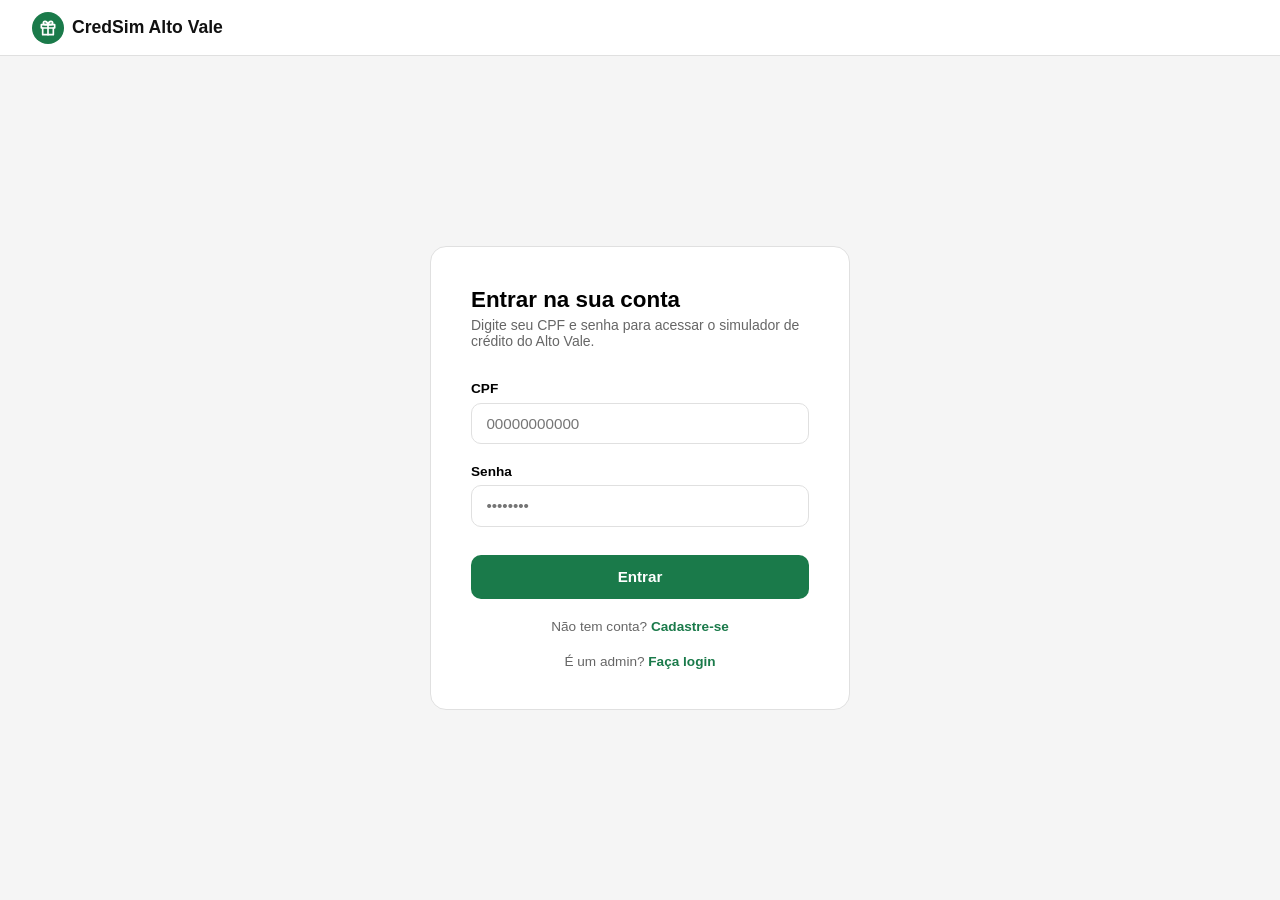
<file: front/index.html>
<!DOCTYPE html>
<html lang="pt-BR">
<head>
  <meta charset="UTF-8" />
  <meta name="viewport" content="width=device-width, initial-scale=1.0"/>
  <title>CredSim Alto Vale – Entrar</title>
  <link rel="stylesheet" href="css/index.css" />
</head>
<body>
<nav>
  <a href="#" class="nav-logo">
    <div class="nav-logo-icon">
      <svg width="16" height="16" viewBox="0 0 24 24" fill="none" stroke-width="2.5" stroke-linecap="round" stroke-linejoin="round">
        <polyline points="20 12 20 22 4 22 4 12"/><rect x="2" y="7" width="20" height="5"/><line x1="12" y1="22" x2="12" y2="7"/><path d="M12 7H7.5a2.5 2.5 0 010-5C11 2 12 7 12 7z"/><path d="M12 7h4.5a2.5 2.5 0 000-5C13 2 12 7 12 7z"/>
      </svg>
    </div>
    CredSim Alto Vale
  </a>
</nav>

<div class="page">
  <div class="card">
    <div class="card-title">Entrar na sua conta</div>
    <div class="card-sub">Digite seu CPF e senha para acessar o simulador de crédito do Alto Vale.</div>

    <div class="erro" id="erro">CPF ou senha inválidos.</div>

    <div class="campo">
      <label class="label" for="cpf">CPF</label>
      <input class="input" type="text" id="cpf" placeholder="00000000000" maxlength="11"/>
    </div>

    <div class="campo">
      <label class="label" for="senha">Senha</label>
      <input class="input" type="password" id="senha" placeholder="••••••••" onkeydown="if(event.key==='Enter') login()"/>
    </div>

    <button class="btn-entrar" onclick="login()">Entrar</button>

    <div class="cadastro">
      Não tem conta? <a href="cadastro.html">Cadastre-se</a>
    </div>
    <div class="cadastro">
      É um admin? <a href="admin.html">Faça login</a>
    </div>
  </div>
</div>

<script>
  const API = 'http://127.0.0.1:5000';

  async function login() {
    const cpf   = document.getElementById('cpf').value.trim();
    const senha = document.getElementById('senha').value.trim();
    const erro  = document.getElementById('erro');
    erro.style.display = 'none';

    if (!cpf || !senha) {
      erro.textContent = 'Preencha todos os campos.';
      erro.style.display = 'block';
      return;
    }

    try {
      const res = await fetch(`${API}/usuarios/login`, {
        method: 'POST',
        headers: { 'Content-Type': 'application/json' },
        body: JSON.stringify({ cpf, senha })
      });
      const data = await res.json();

      if (res.ok) {
        localStorage.setItem('token', data.token);
        localStorage.setItem('nome', data.nome);
        window.location.href = 'dashboard.html';
      } else {
        erro.textContent = data.message || 'CPF ou senha inválidos.';
        erro.style.display = 'block';
      }
    } catch (e) {
      erro.textContent = 'Erro ao conectar com a API.';
      erro.style.display = 'block';
    }
  }
</script>
</body>
</html>
</file>
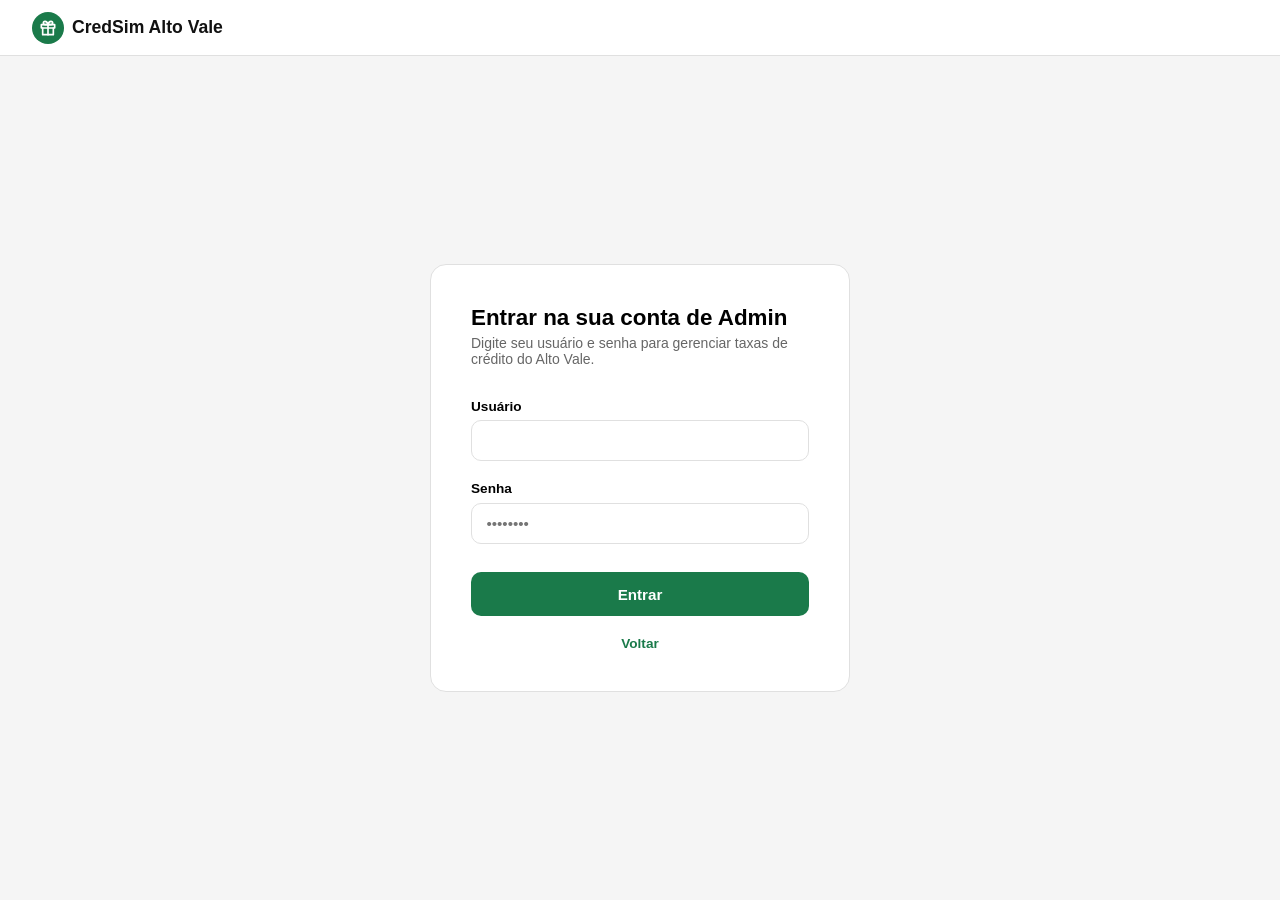
<file: front/admin.html>
<!DOCTYPE html>
<html lang="pt-BR">
<head>
  <meta charset="UTF-8" />
  <meta name="viewport" content="width=device-width, initial-scale=1.0"/>
  <title>CredSim Alto Vale – Entrar</title>
  <link rel="stylesheet" href="css/admin.css" />
</head>
<body>
<nav>
  <a href="#" class="nav-logo">
    <div class="nav-logo-icon">
      <svg width="16" height="16" viewBox="0 0 24 24" fill="none" stroke-width="2.5" stroke-linecap="round" stroke-linejoin="round">
        <polyline points="20 12 20 22 4 22 4 12"/><rect x="2" y="7" width="20" height="5"/><line x1="12" y1="22" x2="12" y2="7"/><path d="M12 7H7.5a2.5 2.5 0 010-5C11 2 12 7 12 7z"/><path d="M12 7h4.5a2.5 2.5 0 000-5C13 2 12 7 12 7z"/>
      </svg>
    </div>
    CredSim Alto Vale
  </a>
</nav>

<div class="page">
  <div class="card">
    <div class="card-title">Entrar na sua conta de Admin</div>
    <div class="card-sub">Digite seu usuário e senha para gerenciar taxas de crédito do Alto Vale.</div>

    <div class="erro" id="erro">Usuário ou senha inválidos.</div>

    <div class="campo">
      <label class="label" for="user">Usuário</label>
      <input class="input" type="text" id="user">
    </div>

    <div class="campo">
      <label class="label" for="senha">Senha</label>
      <input class="input" type="password" id="senha" placeholder="••••••••" onkeydown="if(event.key==='Enter') login()"/>
    </div>

    <button class="btn-entrar" onclick="login()">Entrar</button>

    <div class="cadastro">
     <a href="index.html">Voltar</a>
    </div>
    
  </div>
</div>

<script>
  const API = 'http://127.0.0.1:5000';

  async function login() {
    const cpf   = document.getElementById('cpf').value.trim();
    const senha = document.getElementById('senha').value.trim();
    const erro  = document.getElementById('erro');
    erro.style.display = 'none';

    if (!cpf || !senha) {
      erro.textContent = 'Preencha todos os campos.';
      erro.style.display = 'block';
      return;
    }

    try {
      const res = await fetch(`${API}/usuarios/login`, {
        method: 'POST',
        headers: { 'Content-Type': 'application/json' },
        body: JSON.stringify({ cpf, senha })
      });
      const data = await res.json();

      if (res.ok) {
        localStorage.setItem('token', data.token);
        localStorage.setItem('nome', data.nome);
        window.location.href = 'dashboard.html';
      } else {
        erro.textContent = data.message || 'CPF ou senha inválidos.';
        erro.style.display = 'block';
      }
    } catch (e) {
      erro.textContent = 'Erro ao conectar com a API.';
      erro.style.display = 'block';
    }
  }
</script>
</body>
</html>
</file>
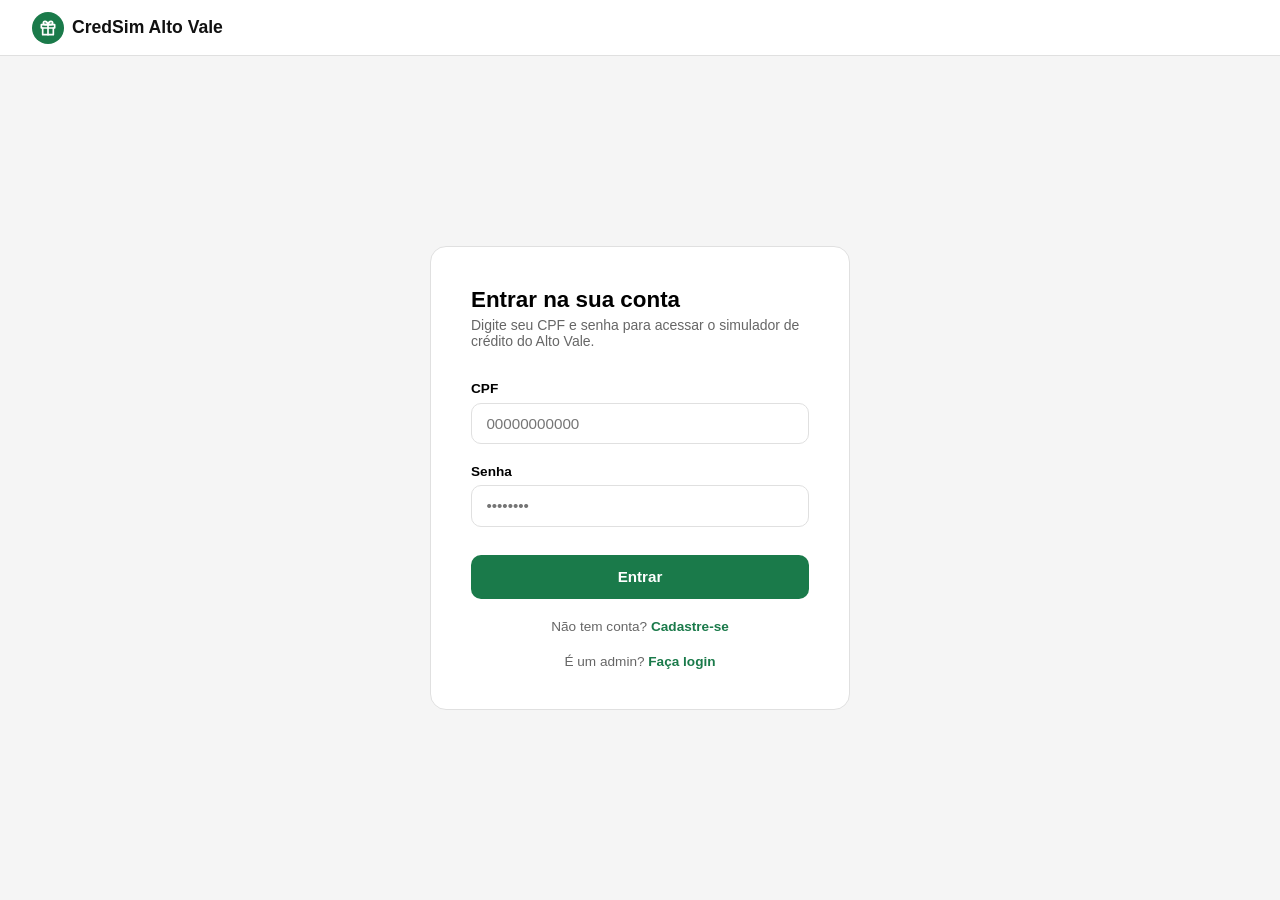
<file: front/bancos.html>
<!DOCTYPE html>
<html lang="pt-BR">

<head>
  <meta charset="UTF-8" />
  <meta name="viewport" content="width=device-width, initial-scale=1.0" />
  <title>CredSim Alto Vale – Comparar Bancos</title>
  <link rel="stylesheet" href="css/bancos.css" />
</head>

<body>

  <nav>
    <a href="dashboard.html" class="nav-logo">
      <div class="nav-logo-icon">
        <svg width="16" height="16" viewBox="0 0 24 24" fill="none" stroke-width="2.5" stroke-linecap="round"
          stroke-linejoin="round">
          <polyline points="20 12 20 22 4 22 4 12" />
          <rect x="2" y="7" width="20" height="5" />
          <line x1="12" y1="22" x2="12" y2="7" />
          <path d="M12 7H7.5a2.5 2.5 0 010-5C11 2 12 7 12 7z" />
          <path d="M12 7h4.5a2.5 2.5 0 000-5C13 2 12 7 12 7z" />
        </svg>
      </div>
      CredSim Alto Vale
    </a>
    <div class="nav-right">
      <a href="simulacao.html" class="btn-nav btn-nav-green">Nova simulação</a>
      <button class="btn-nav" onclick="sair()">Sair</button>
    </div>
  </nav>

  <div class="page">
    <div class="page-header">
      <h1>Comparar bancos</h1>
      <p>Compare as taxas de juros entre as instituições e cooperativas parceiras do Alto Vale.</p>
    </div>

    <div class="tipo-tabs">
      <button class="tipo-tab active" onclick="filtrar('Pessoal', this)">Crédito Pessoal</button>
      <button class="tipo-tab" onclick="filtrar('Consignado', this)">Consignado</button>
      <button class="tipo-tab" onclick="filtrar('Imobiliário', this)">Imobiliário</button>
    </div>

    <div class="tabela-wrap">
      <table>
        <thead>
          <tr>
            <th>Banco</th>
            <th>Taxa mensal</th>
            <th>Taxa anual (aprox.)</th>
            <th></th>
          </tr>
        </thead>
        <tbody id="tabelaBody">
          <tr>
            <td colspan="4" class="empty">Carregando...</td>
          </tr>
        </tbody>
      </table>
    </div>
  </div>

  <script>
    const API = 'http://127.0.0.1:5000';
    let bancos = [];
    let tipoAtual = 'Pessoal';

    function checarLogin() {
      if (!localStorage.getItem('token')) window.location.href = 'index.html';
    }

    async function carregarBancos() {
      const token = localStorage.getItem('token');
      try {
        const res = await fetch(`${API}/bancos/`, {
          headers: { 'Authorization': `Bearer ${token}` }
        });
        bancos = await res.json();
        renderTabela();
      } catch (e) {
        document.getElementById('tabelaBody').innerHTML = '<tr><td colspan="4" class="empty">Erro ao carregar bancos.</td></tr>';
      }
    }

    function filtrar(tipo, btn) {
      tipoAtual = tipo;
      document.querySelectorAll('.tipo-tab').forEach(t => t.classList.remove('active'));
      btn.classList.add('active');
      renderTabela();
    }

    function taxaPorTipo(b) {
      if (tipoAtual === 'Pessoal') return b.taxaPessoal;
      if (tipoAtual === 'Consignado') return b.taxaConsignado;
      if (tipoAtual === 'Imobiliário') return b.taxaImobiliario;
      return 0;
    }

    function renderTabela() {
      const body = document.getElementById('tabelaBody');
      if (!bancos.length) {
        body.innerHTML = '<tr><td colspan="4" class="empty">Nenhum banco cadastrado.</td></tr>';
        return;
      }

      const ordenados = [...bancos].sort((a, b) => taxaPorTipo(a) - taxaPorTipo(b));
      const melhorTaxa = taxaPorTipo(ordenados[0]);

      body.innerHTML = '';
      ordenados.forEach(b => {
        const taxa = taxaPorTipo(b);
        const taxaAnual = (Math.pow(1 + taxa / 100, 12) - 1) * 100;
        const melhor = taxa === melhorTaxa;

        const tr = document.createElement('tr');
        tr.innerHTML = `
        <td><strong>${b.nome}</strong></td>
        <td>
          <span class="taxa-val ${melhor ? 'taxa-melhor' : ''}">${taxa}% a.m.</span>
          ${melhor ? '<span class="badge-melhor">Menor taxa</span>' : ''}
        </td>
        <td>${taxaAnual.toFixed(2)}% a.a.</td>
        <td>
          <button class="btn-simular-banco" onclick="simularComBanco(${b.idBanco})">
            Simular
          </button>
        </td>
      `;
        body.appendChild(tr);
      });
    }

    function simularComBanco(idBanco) {
      const banco = bancos.find(b => b.idBanco === idBanco);
      if (banco) {
        localStorage.setItem('bancoSelecionado', JSON.stringify(banco));
        window.location.href = 'simulacao.html';
      }
    }

    function sair() { localStorage.clear(); window.location.href = 'index.html'; }

    checarLogin();
    carregarBancos();
  </script>
</body>

</html>
</file>
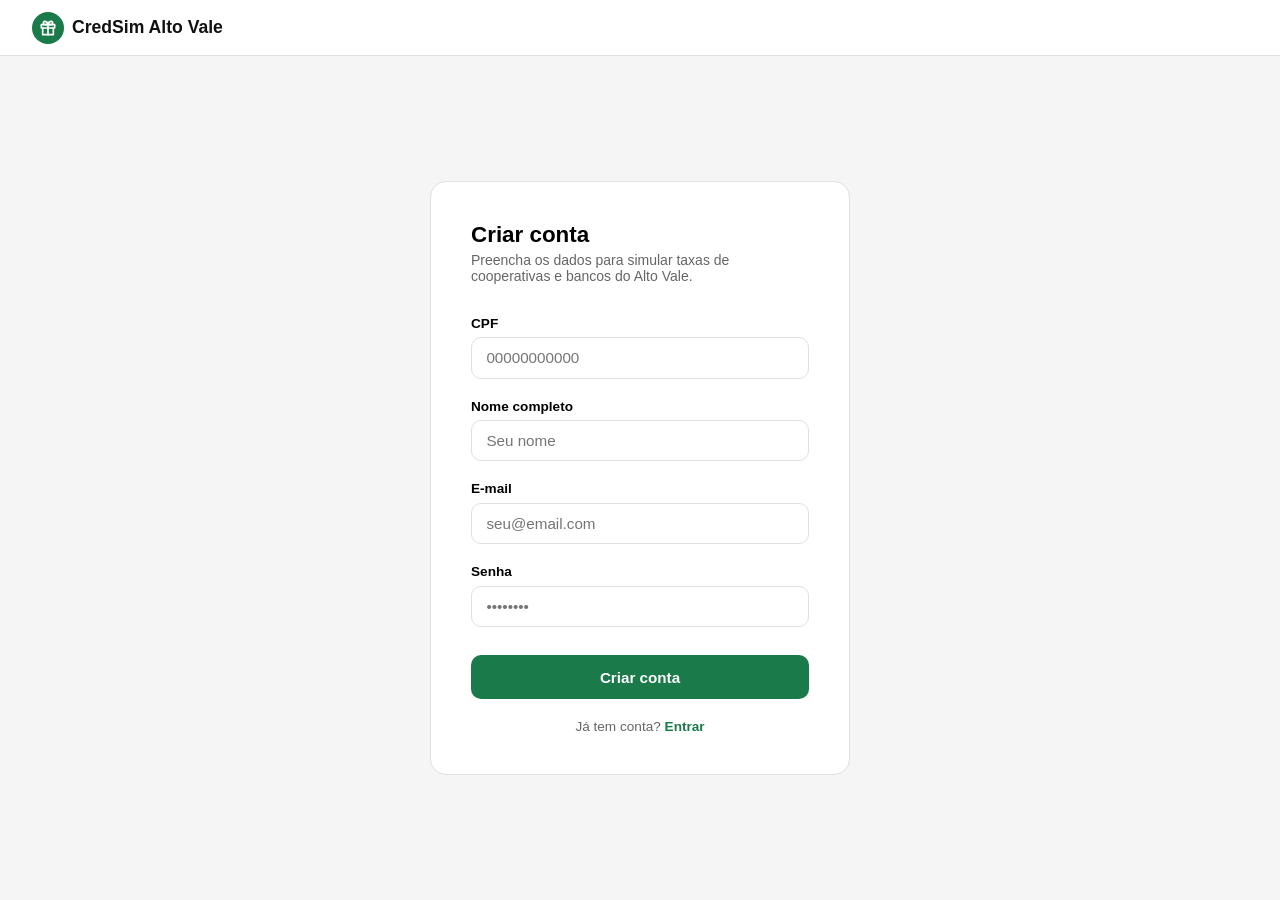
<file: front/cadastro.html>
<!DOCTYPE html>
<html lang="pt-BR">
<head>
  <meta charset="UTF-8" />
  <meta name="viewport" content="width=device-width, initial-scale=1.0"/>
  <title>CredSim Alto Vale – Cadastro</title>
  <link rel="stylesheet" href="css/cadastro.css" />
</head>
<body>
<nav>
  <a href="index.html" class="nav-logo">
    <div class="nav-logo-icon">
      <svg width="16" height="16" viewBox="0 0 24 24" fill="none" stroke-width="2.5" stroke-linecap="round" stroke-linejoin="round">
        <polyline points="20 12 20 22 4 22 4 12"/><rect x="2" y="7" width="20" height="5"/><line x1="12" y1="22" x2="12" y2="7"/><path d="M12 7H7.5a2.5 2.5 0 010-5C11 2 12 7 12 7z"/><path d="M12 7h4.5a2.5 2.5 0 000-5C13 2 12 7 12 7z"/>
      </svg>
    </div>
    CredSim Alto Vale
  </a>
</nav>
<div class="page">
  <div class="card">
    <div class="card-title">Criar conta</div>
    <div class="card-sub">Preencha os dados para simular taxas de cooperativas e bancos do Alto Vale.</div>
    <div class="erro" id="erro"></div>
    <div class="sucesso" id="sucesso">Conta criada! Redirecionando...</div>
    <div class="campo"><label class="label">CPF</label><input class="input" type="text" id="cpf" placeholder="00000000000" maxlength="11"/></div>
    <div class="campo"><label class="label">Nome completo</label><input class="input" type="text" id="nome" placeholder="Seu nome"/></div>
    <div class="campo"><label class="label">E-mail</label><input class="input" type="email" id="email" placeholder="seu@email.com"/></div>
    <div class="campo"><label class="label">Senha</label><input class="input" type="password" id="senha" placeholder="••••••••"/></div>
    <button class="btn" onclick="cadastrar()">Criar conta</button>
    <div class="login-link">Já tem conta? <a href="index.html">Entrar</a></div>
  </div>
</div>
<script>
  const API = 'http://127.0.0.1:5000';
  async function cadastrar() {
    const cpf   = document.getElementById('cpf').value.trim();
    const nome  = document.getElementById('nome').value.trim();
    const email = document.getElementById('email').value.trim();
    const senha = document.getElementById('senha').value.trim();
    const erro  = document.getElementById('erro');
    const suc   = document.getElementById('sucesso');
    erro.style.display = 'none';
    if (!cpf || !nome || !email || !senha) {
      erro.textContent = 'Preencha todos os campos.';
      erro.style.display = 'block'; return;
    }
    try {
      const res = await fetch(`${API}/usuarios/`, {
        method: 'POST',
        headers: { 'Content-Type': 'application/json' },
        body: JSON.stringify({ cpf, nome, email, senha })
      });
      const data = await res.json();
      if (res.ok) {
        suc.style.display = 'block';
        setTimeout(() => window.location.href = 'index.html', 1500);
      } else {
        erro.textContent = data.message || 'Erro ao cadastrar.';
        erro.style.display = 'block';
      }
    } catch(e) {
      erro.textContent = 'Erro ao conectar com a API.';
      erro.style.display = 'block';
    }
  }
</script>
</body>
</html>
</file>
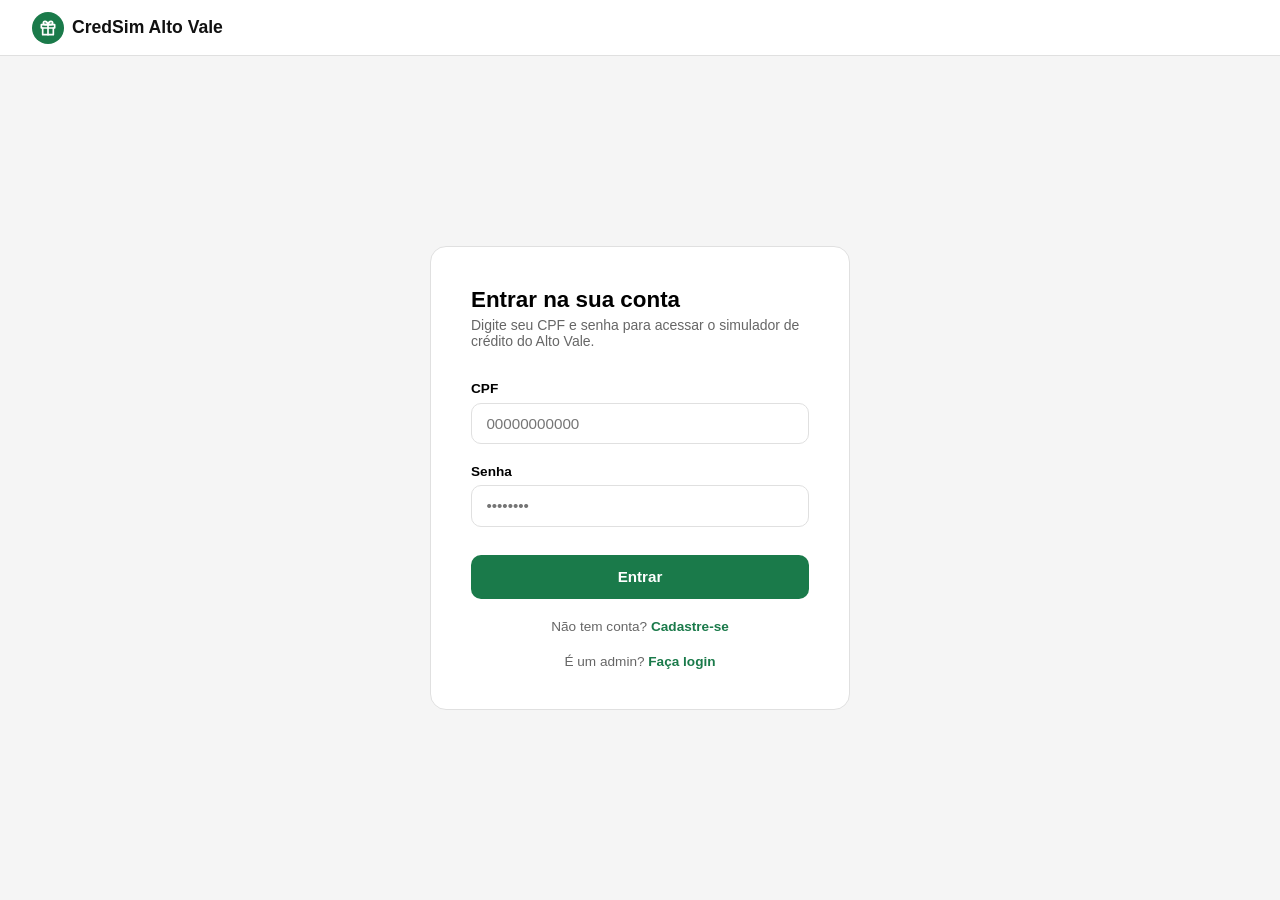
<file: front/dashboard.html>
<!DOCTYPE html>
<html lang="pt-BR">
<head>
  <meta charset="UTF-8"/>
  <meta name="viewport" content="width=device-width, initial-scale=1.0"/>
  <title>CredSim Alto Vale – Dashboard</title>
  <link rel="stylesheet" href="css/dashboard.css" />
</head>
<body>

<nav>
  <a href="dashboard.html" class="nav-logo">
    <div class="nav-logo-icon">
      <svg width="16" height="16" viewBox="0 0 24 24" fill="none" stroke-width="2.5" stroke-linecap="round" stroke-linejoin="round">
        <polyline points="20 12 20 22 4 22 4 12"/><rect x="2" y="7" width="20" height="5"/><line x1="12" y1="22" x2="12" y2="7"/><path d="M12 7H7.5a2.5 2.5 0 010-5C11 2 12 7 12 7z"/><path d="M12 7h4.5a2.5 2.5 0 000-5C13 2 12 7 12 7z"/>
      </svg>
    </div>
    CredSim Alto Vale
  </a>
  <div class="nav-right">
    <span class="nav-nome" id="navNome"></span>
    <button class="btn-nav" onclick="sair()">Sair</button>
  </div>
</nav>

<div class="page">

  <div class="boas-vindas">
    <h1 id="titulo">Olá! 👋</h1>
    <p>Escolha um banco ou cooperativa do Alto Vale e simule seu crédito.</p>
  </div>

  <div class="section-title">Selecione um banco</div>
  <div class="bancos-grid" id="bancosGrid">
    <div style="color:#999; font-size:0.875rem;">Carregando bancos...</div>
  </div>

  <button class="btn-simular" id="btnSimular" disabled onclick="irParaSimulacao()">
    Simular com banco selecionado
  </button>

  <div class="section-title">O que você quer fazer?</div>
  <div class="acoes-grid">
    <a class="acao-card" href="historico.html">
      <div class="acao-icon">
        <svg width="20" height="20" viewBox="0 0 24 24" fill="none" stroke-width="2" stroke-linecap="round" stroke-linejoin="round">
          <path d="M14 2H6a2 2 0 00-2 2v16a2 2 0 002 2h12a2 2 0 002-2V8z"/><polyline points="14 2 14 8 20 8"/><line x1="16" y1="13" x2="8" y2="13"/><line x1="16" y1="17" x2="8" y2="17"/>
        </svg>
      </div>
      <div class="acao-titulo">Histórico Alto Vale</div>
      <div class="acao-desc">Veja e baixe suas simulações de crédito locais</div>
    </a>
    <a class="acao-card" href="bancos.html">
      <div class="acao-icon">
        <svg width="20" height="20" viewBox="0 0 24 24" fill="none" stroke-width="2" stroke-linecap="round" stroke-linejoin="round">
          <rect x="2" y="7" width="20" height="14" rx="2"/><path d="M16 7V5a2 2 0 00-2-2h-4a2 2 0 00-2 2v2"/>
        </svg>
      </div>
      <div class="acao-titulo">Comparar cooperativas e bancos</div>
      <div class="acao-desc">Compare taxas locais no Alto Vale</div>
    </a>
  </div>

</div>

<script>
  const API = 'http://127.0.0.1:5000';
  let bancoSelecionado = null;

  function checarLogin() {
    const token = localStorage.getItem('token');
    const nome  = localStorage.getItem('nome');
    if (!token) { window.location.href = 'index.html'; return; }
    document.getElementById('navNome').textContent = nome;
    document.getElementById('titulo').textContent  = `Olá, ${nome}! 👋`;
  }

  async function carregarBancos() {
    const token = localStorage.getItem('token');
    try {
      const res = await fetch(`${API}/bancos/`, {
        headers: { 'Authorization': `Bearer ${token}` }
      });
      const bancos = await res.json();
      const grid = document.getElementById('bancosGrid');
      if (!bancos.length) {
        grid.innerHTML = '<div style="color:#999;font-size:0.875rem;">Nenhum banco cadastrado.</div>';
        return;
      }
      grid.innerHTML = '';
      bancos.forEach(b => {
        const card = document.createElement('div');
        card.className = 'banco-card';
        card.dataset.id = b.idBanco;
        card.innerHTML = `
          <div class="banco-nome">${b.nome}</div>
          <div class="banco-taxas">
            <div class="taxa-row"><span class="tipo">Pessoal</span><span class="val">${b.taxaPessoal}% a.m.</span></div>
            <div class="taxa-row"><span class="tipo">Consignado</span><span class="val">${b.taxaConsignado}% a.m.</span></div>
            <div class="taxa-row"><span class="tipo">Imobiliário</span><span class="val">${b.taxaImobiliario}% a.m.</span></div>
          </div>
        `;
        card.onclick = () => selecionarBanco(card, b);
        grid.appendChild(card);
      });
    } catch(e) {
      document.getElementById('bancosGrid').innerHTML = '<div style="color:#999;">Erro ao carregar bancos.</div>';
    }
  }

  function selecionarBanco(card, banco) {
    document.querySelectorAll('.banco-card').forEach(c => c.classList.remove('selected'));
    card.classList.add('selected');
    bancoSelecionado = banco;
    document.getElementById('btnSimular').disabled = false;
  }

  function irParaSimulacao() {
    if (!bancoSelecionado) return;
    localStorage.setItem('bancoSelecionado', JSON.stringify(bancoSelecionado));
    window.location.href = 'simulacao.html';
  }

  function sair() {
    localStorage.clear();
    window.location.href = 'index.html';
  }

  checarLogin();
  carregarBancos();
</script>

</body>
</html>
</file>
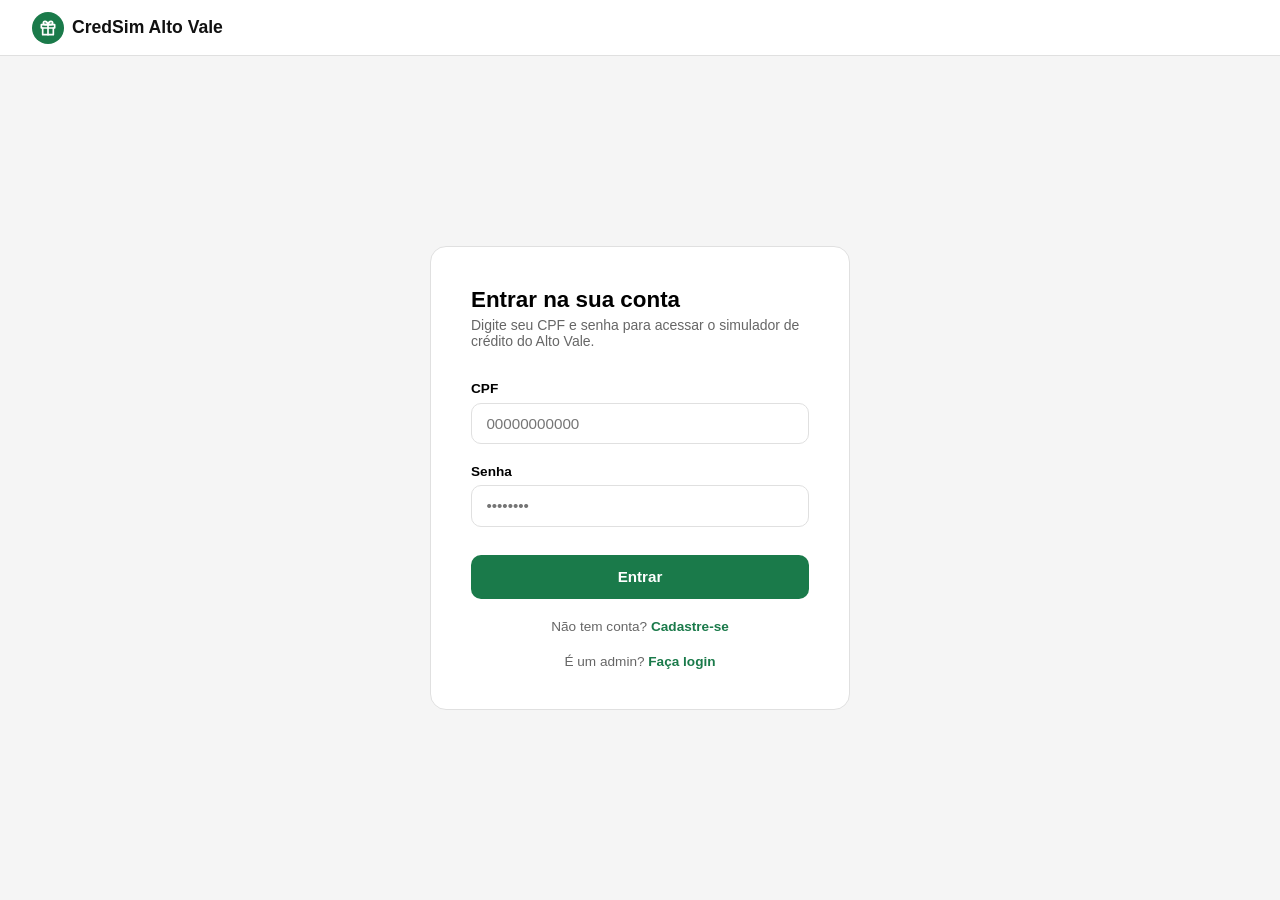
<file: front/historico.html>
<!DOCTYPE html>
<html lang="pt-BR">
<head>
  <meta charset="UTF-8"/>
  <meta name="viewport" content="width=device-width, initial-scale=1.0"/>
  <title>CredSim Alto Vale – Histórico</title>
  <link rel="stylesheet" href="css/historico.css" />
</head>
<body>

<nav>
  <a href="dashboard.html" class="nav-logo">
    <div class="nav-logo-icon">
      <svg width="16" height="16" viewBox="0 0 24 24" fill="none" stroke-width="2.5" stroke-linecap="round" stroke-linejoin="round">
        <polyline points="20 12 20 22 4 22 4 12"/><rect x="2" y="7" width="20" height="5"/><line x1="12" y1="22" x2="12" y2="7"/><path d="M12 7H7.5a2.5 2.5 0 010-5C11 2 12 7 12 7z"/><path d="M12 7h4.5a2.5 2.5 0 000-5C13 2 12 7 12 7z"/>
      </svg>
    </div>
    CredSim Alto Vale
  </a>
  <div class="nav-right">
    <a href="simulacao.html" class="btn-nav btn-nav-green">Nova simulação</a>
    <button class="btn-nav" onclick="sair()">Sair</button>
  </div>
</nav>

<div class="page">
  <div class="page-header">
    <h1>Histórico de simulações</h1>
    <p>Confira o histórico de suas simulações de crédito no Alto Vale.</p>
  </div>
  <div id="lista"></div>
</div>

<script>
  const API = 'http://127.0.0.1:5000';

  function checarLogin() {
    if (!localStorage.getItem('token')) window.location.href = 'index.html';
  }

  function fmt(n) {
    return 'R$ ' + parseFloat(n).toLocaleString('pt-BR', { minimumFractionDigits: 2, maximumFractionDigits: 2 });
  }

  function compromClasse(pct) {
    if (pct <= 30) return 'comprom-ok';
    if (pct <= 50) return 'comprom-warn';
    return 'comprom-danger';
  }

  async function carregarHistorico() {
    const token = localStorage.getItem('token');
    const lista = document.getElementById('lista');
    try {
      const res = await fetch(`${API}/simulacoes/`, {
        headers: { 'Authorization': `Bearer ${token}` }
      });
      const sims = await res.json();

      if (!sims.length) {
        lista.innerHTML = `
          <div class="vazio">
            <svg width="48" height="48" viewBox="0 0 24 24" fill="none" stroke-width="1.5" stroke-linecap="round" stroke-linejoin="round">
              <path d="M14 2H6a2 2 0 00-2 2v16a2 2 0 002 2h12a2 2 0 002-2V8z"/><polyline points="14 2 14 8 20 8"/>
            </svg>
            <p>Você ainda não tem simulações salvas.</p>
            <a href="simulacao.html">Fazer primeira simulação →</a>
          </div>`;
        return;
      }

      lista.innerHTML = '';
      sims.forEach(s => {
        const comprom = s.valorRenda > 0 ? (s.valorParcela / s.valorRenda) * 100 : 0;
        const cls = compromClasse(comprom);

        const card = document.createElement('div');
        card.className = 'simulacao-card';
        card.innerHTML = `
          <div>
            <div class="sim-header">
              <span class="sim-tipo">${s.tipoCredito}</span>
              <span class="sim-data">${new Date(s.dataSimulacao).toLocaleDateString('pt-BR')}</span>
              <span class="sim-banco">${s.nomeBanco || ''}</span>
              <span class="comprom-badge ${cls}">${comprom.toFixed(1)}% da renda</span>
            </div>
            <div class="sim-valores">
              <div class="sim-val-item">
                <div class="label">Parcela mensal</div>
                <div class="val green">${fmt(s.valorParcela)}</div>
              </div>
              <div class="sim-val-item">
                <div class="label">Valor solicitado</div>
                <div class="val">${fmt(s.valorCredito)}</div>
              </div>
              <div class="sim-val-item">
                <div class="label">Prazo</div>
                <div class="val">${s.prazoMeses}x</div>
              </div>
              <div class="sim-val-item">
                <div class="label">Taxa</div>
                <div class="val">${s.taxaJuros}% a.m.</div>
              </div>
            </div>
          </div>
          <div class="sim-acoes">
            <button class="btn-pdf" onclick="gerarExcel(${s.idSimulacao})">
  <svg width="14" height="14" viewBox="0 0 24 24" fill="none" stroke-width="2" stroke-linecap="round" stroke-linejoin="round">
    <path d="M14 2H6a2 2 0 00-2 2v16a2 2 0 002 2h12a2 2 0 002-2V8z"/><polyline points="14 2 14 8 20 8"/><line x1="12" y1="18" x2="12" y2="12"/><polyline points="9 15 12 18 15 15"/>
  </svg>
  Baixar Planilha
</button>
            <button class="btn-del" onclick="deletar(${s.idSimulacao}, this)">
              <svg width="14" height="14" viewBox="0 0 24 24" fill="none" stroke-width="2" stroke-linecap="round" stroke-linejoin="round">
                <polyline points="3 6 5 6 21 6"/><path d="M19 6l-1 14H6L5 6"/><path d="M10 11v6"/><path d="M14 11v6"/><path d="M9 6V4h6v2"/>
              </svg>
              Excluir
            </button>
          </div>
        `;
        lista.appendChild(card);
      });
    } catch(e) {
      lista.innerHTML = '<div style="color:#999;padding:2rem;">Erro ao carregar histórico.</div>';
    }
  }

  function gerarExcel(idSimulacao) {
  const token = localStorage.getItem('token');
  window.open(`${API}/simulacoes/excel/${idSimulacao}?token=${token}`, '_blank');
  }

  async function deletar(id, btn) {
    if (!confirm('Excluir esta simulação?')) return;
    const token = localStorage.getItem('token');
    try {
      const res = await fetch(`${API}/simulacoes/${id}`, {
        method: 'DELETE',
        headers: { 'Authorization': `Bearer ${token}` }
      });
      if (res.ok) {
        btn.closest('.simulacao-card').remove();
      }
    } catch(e) {
      alert('Erro ao excluir simulação.');
    }
  }

  function sair() { localStorage.clear(); window.location.href = 'index.html'; }

  checarLogin();
  carregarHistorico();
</script>
</body>
</html>
</file>
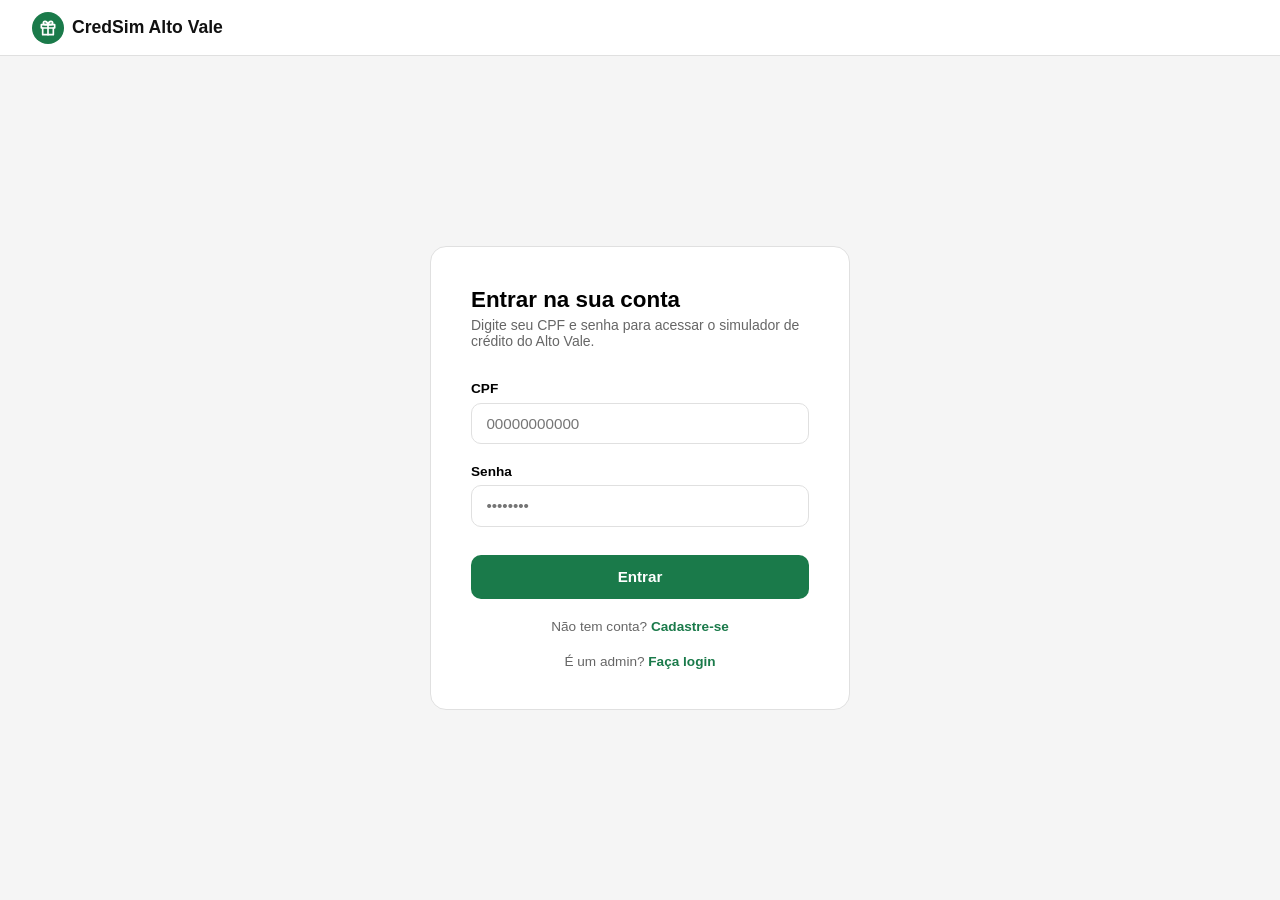
<file: front/simulacao.html>
<!DOCTYPE html>
<html lang="pt-BR">
<head>
  <meta charset="UTF-8" />
  <meta name="viewport" content="width=device-width, initial-scale=1.0"/>
  <title>CredSim Alto Vale – Simulação</title>
  <link rel="stylesheet" href="css/simulacao.css" />
</head>
<body>

<nav>
  <a href="#" class="nav-logo">
    <div class="nav-logo-icon">
      <svg width="16" height="16" viewBox="0 0 24 24" fill="none" stroke-width="2.5" stroke-linecap="round" stroke-linejoin="round">
        <polyline points="20 12 20 22 4 22 4 12"/><rect x="2" y="7" width="20" height="5"/><line x1="12" y1="22" x2="12" y2="7"/><path d="M12 7H7.5a2.5 2.5 0 010-5C11 2 12 7 12 7z"/><path d="M12 7h4.5a2.5 2.5 0 000-5C13 2 12 7 12 7z"/>
      </svg>
    </div>
    CredSim Alto Vale
  </a>
  <div class="nav-right">
    <button class="btn-nav btn-nav-green" onclick="window.location.href='historico.html'">Histórico</button>
  </div>
</nav>

<div class="page">

  <!-- ESQUERDA -->
  <div class="panel-left">
    <h2>Dados da simulação</h2>
    <p class="subtitle">Ajuste os campos para ver o resultado com as taxas locais do Alto Vale.</p>

    <div class="label">Banco</div>
    <div class="campo">
      <div class="banco-fixo" id="bancoFixo">
        <div class="banco-fixo-nome" id="bancoNome">Carregando banco...</div>
        <a href="bancos.html" class="banco-fixo-trocar">Trocar banco</a>
      </div>
    </div>

    <div class="label">Modalidade de crédito</div>
    <div class="modalidades" id="modalidades">
      <button class="modalidade-btn active" data-tipo="Pessoal" onclick="selecionarTipo(this)">
        <div class="nome">Crédito Pessoal</div>
        <div class="taxa" id="taxa-pessoal">–</div>
      </button>
      <button class="modalidade-btn" data-tipo="Consignado" onclick="selecionarTipo(this)">
        <div class="nome">Consignado</div>
        <div class="taxa" id="taxa-consignado">–</div>
      </button>
      <button class="modalidade-btn" data-tipo="Imobiliário" onclick="selecionarTipo(this)">
        <div class="nome">Financiamento Imobiliário</div>
        <div class="taxa" id="taxa-imobiliario">–</div>
      </button>
    </div>

    <div class="campo">
      <div class="label">Renda mensal</div>
      <div class="input-prefix">
        <span class="prefix">R$</span>
        <input type="number" id="renda" value="4500" min="500" max="100000" step="100" oninput="sincronizarRenda(); calcular()"/>
      </div>
      <input type="range" id="rendaRange" min="500" max="100000" step="100" value="4500" oninput="sincronizarRenda(); calcular()"/>
      <div class="range-labels"><span>R$ 500</span><span>R$ 100.000</span></div>
    </div>

    <div class="campo">
      <div class="label">Valor desejado</div>
      <div class="input-prefix">
        <span class="prefix">R$</span>
        <input type="number" id="valor" value="15000" min="1000" max="500000" step="500" oninput="sincronizarValor(); calcular()"/>
      </div>
      <input type="range" id="valorRange" min="1000" max="500000" step="500" value="15000" oninput="sincronizarValor(); calcular()"/>
      <div class="range-labels"><span>R$ 1.000</span><span>R$ 500.000</span></div>
    </div>

    <div class="campo">
      <div class="prazo-header">
        <span class="label" style="margin:0">Prazo de pagamento</span>
        <span class="prazo-valor" id="prazoLabel">24 meses</span>
      </div>
      <input type="range" id="prazo" min="6" max="360" step="6" value="24" oninput="calcular()"/>
      <div class="range-labels"><span>6 meses</span><span>360 meses</span></div>
    </div>
  </div>

  <!-- DIREITA -->
  <div class="panel-right">
    <div class="parcela-label">Parcela mensal estimada</div>
    <div class="parcela-valor" id="parcelaValor">R$ –</div>
    <div class="parcela-sub" id="parcelaSub">Selecione um banco e modalidade</div>

    <div class="info-grid">
      <div class="info-card">
        <div class="info-label">Total a pagar</div>
        <div class="info-val" id="totalPagar">–</div>
      </div>
      <div class="info-card">
        <div class="info-label">Juros totais</div>
        <div class="info-val" id="jurosTotais">–</div>
      </div>
      <div class="info-card">
        <div class="info-label">Taxa aplicada</div>
        <div class="info-val" id="taxaAplicada">–</div>
      </div>
      <div class="info-card">
        <div class="info-label">Valor solicitado</div>
        <div class="info-val" id="valorSolicitado">–</div>
      </div>
    </div>

    <div class="comprom-header">
      <span class="comprom-label">Comprometimento da renda</span>
      <span class="comprom-pct" id="compromPct">–</span>
    </div>
    <div class="comprom-bar-bg">
      <div class="comprom-bar" id="compromBar" style="width:0%"></div>
    </div>
    <div class="comprom-hint">Limite recomendado: 30% da renda</div>

    <div class="status-badge" id="statusBadge" style="background:#1e2a22; color:#4ade80;">
      <span class="dot" style="background:#4ade80"></span>
      <span id="statusTexto">Aguardando dados</span>
    </div>

    <button class="btn-salvar" id="btnSalvar" onclick="salvarSimulacao()">Salvar simulação</button>

    <div class="disclaimer">
      Esta simulação tem caráter informativo para o Alto Vale e não representa aprovação de crédito.
      Valores e condições finais dependem da cooperativa ou banco parceiro.
    </div>
  </div>

</div>

<script>
  const API = 'http://127.0.0.1:5000';
  let bancoAtual = null;
  let tipoAtual = 'Pessoal';
  let taxaAtual = null;

  // CARREGAR BANCO SELECIONADO (vindo de dashboard.html ou bancos.html)
  function carregarBancoSelecionado() {
    const salvo = localStorage.getItem('bancoSelecionado');
    if (!salvo) {
      alert('Selecione um banco antes de simular.');
      window.location.href = 'bancos.html';
      return;
    }
    bancoAtual = JSON.parse(salvo);
    document.getElementById('bancoNome').textContent = bancoAtual.nome;
    document.getElementById('taxa-pessoal').textContent    = `${bancoAtual.taxaPessoal}% a.m.`;
    document.getElementById('taxa-consignado').textContent = `${bancoAtual.taxaConsignado}% a.m.`;
    document.getElementById('taxa-imobiliario').textContent= `${bancoAtual.taxaImobiliario}% a.m.`;
    atualizarTaxa();
    calcular();
  }

  function selecionarTipo(btn) {
    document.querySelectorAll('.modalidade-btn').forEach(b => b.classList.remove('active'));
    btn.classList.add('active');
    tipoAtual = btn.dataset.tipo;
    atualizarTaxa();
    calcular();
  }

  function atualizarTaxa() {
    if (!bancoAtual) { taxaAtual = null; return; }
    if (tipoAtual === 'Pessoal')     taxaAtual = parseFloat(bancoAtual.taxaPessoal);
    if (tipoAtual === 'Consignado')  taxaAtual = parseFloat(bancoAtual.taxaConsignado);
    if (tipoAtual === 'Imobiliário') taxaAtual = parseFloat(bancoAtual.taxaImobiliario);
  }

  function sincronizarRenda() {
    const v = document.getElementById('renda').value;
    document.getElementById('rendaRange').value = v;
    atualizarRange('rendaRange');
  }
  function sincronizarValor() {
    const v = document.getElementById('valor').value;
    document.getElementById('valorRange').value = v;
    atualizarRange('valorRange');
  }
  function atualizarRange(id) {
    const el = document.getElementById(id);
    const pct = ((el.value - el.min) / (el.max - el.min)) * 100;
    el.style.setProperty('--pct', pct + '%');
  }

  function fmt(n) {
    return 'R$ ' + n.toLocaleString('pt-BR', { minimumFractionDigits: 2, maximumFractionDigits: 2 });
  }

  function calcular() {
    const renda  = parseFloat(document.getElementById('renda').value) || 0;
    const valor  = parseFloat(document.getElementById('valor').value) || 0;
    const prazo  = parseInt(document.getElementById('prazo').value) || 0;

    // atualizar ranges
    atualizarRange('rendaRange');
    atualizarRange('valorRange');
    const prazoEl = document.getElementById('prazo');
    const prazoPct = ((prazoEl.value - prazoEl.min) / (prazoEl.max - prazoEl.min)) * 100;
    prazoEl.style.setProperty('--pct', prazoPct + '%');

    document.getElementById('prazoLabel').textContent = `${prazo} meses`;

    if (!taxaAtual || !valor || !prazo) {
      document.getElementById('parcelaValor').textContent = 'R$ –';
      document.getElementById('parcelaSub').textContent = 'Selecione um banco e modalidade';
      return;
    }

    const taxa = taxaAtual / 100;
    let parcela;
    if (taxa > 0) {
      parcela = valor * (taxa * Math.pow(1 + taxa, prazo)) / (Math.pow(1 + taxa, prazo) - 1);
    } else {
      parcela = valor / prazo;
    }

    const total  = parcela * prazo;
    const juros  = total - valor;
    const comprom = renda > 0 ? (parcela / renda) * 100 : 0;

    document.getElementById('parcelaValor').textContent  = fmt(parcela);
    document.getElementById('parcelaSub').textContent    = `${tipoAtual} · ${prazo}x`;
    document.getElementById('totalPagar').textContent    = fmt(total);
    document.getElementById('jurosTotais').textContent   = fmt(juros);
    document.getElementById('taxaAplicada').textContent  = `${taxaAtual}% a.m.`;
    document.getElementById('valorSolicitado').textContent = fmt(valor);
    document.getElementById('compromPct').textContent    = comprom.toFixed(1) + '%';

    // barra
    const bar = document.getElementById('compromBar');
    const pct = Math.min(comprom, 100);
    bar.style.width = pct + '%';

    // cor
    const badge = document.getElementById('statusBadge');
    const texto = document.getElementById('statusTexto');
    if (comprom <= 30) {
      bar.style.background = '#22c55e';
      badge.style.background = '#1e2a22';
      badge.style.color = '#4ade80';
      badge.querySelector('.dot').style.background = '#4ade80';
      texto.textContent = 'Dentro da faixa recomendada';
    } else if (comprom <= 50) {
      bar.style.background = '#f59e0b';
      badge.style.background = '#2d1e00';
      badge.style.color = '#fbbf24';
      badge.querySelector('.dot').style.background = '#fbbf24';
      texto.textContent = 'Atenção ao comprometimento';
    } else {
      bar.style.background = '#ef4444';
      badge.style.background = '#2d0a0a';
      badge.style.color = '#f87171';
      badge.querySelector('.dot').style.background = '#f87171';
      texto.textContent = 'Comprometimento elevado';
    }
  }

  async function salvarSimulacao() {
    const token = localStorage.getItem('token');
    if (!token) {
      alert('Você precisa estar logado para salvar a simulação.');
      window.location.href = 'index.html';
      return;
    }
    if (!bancoAtual || !taxaAtual) {
      alert('Selecione um banco e modalidade antes de salvar.');
      return;
    }

    const renda  = parseFloat(document.getElementById('renda').value);
    const valor  = parseFloat(document.getElementById('valor').value);
    const prazo  = parseInt(document.getElementById('prazo').value);
    const taxa   = taxaAtual / 100;
    const parcela = valor * (taxa * Math.pow(1 + taxa, prazo)) / (Math.pow(1 + taxa, prazo) - 1);

    const payload = {
      tipoCredito:  tipoAtual,
      valorCredito: valor,
      prazoMeses:   prazo,
      taxaJuros:    taxaAtual,
      valorRenda:   renda,
      idBanco:      bancoAtual.idBanco
    };

    try {
      const res = await fetch(`${API}/simulacoes/`, {
        method: 'POST',
        headers: {
          'Content-Type': 'application/json',
          'Authorization': `Bearer ${token}`
        },
        body: JSON.stringify(payload)
      });
      const data = await res.json();
      if (res.ok) {
        alert('Simulação salva com sucesso!');
      } else {
        alert(data.message || 'Erro ao salvar simulação.');
      }
    } catch (e) {
      alert('Erro ao conectar com a API.');
    }
  }

  // INIT
  carregarBancoSelecionado();
  calcular();
</script>
</body>
</html>
</file>
<file: front/css/index.css>
*, *::before, *::after { box-sizing: border-box; margin: 0; padding: 0; }

:root {
  --green:      #1a7a4a;
  --green-light:#e8f5ee;
  --dark:       #1a1f1e;
  --border:     #e0e0e0;
  --text-dark:  #111;
  --text-muted: #666;
  --white:      #fff;
}

body {
  font-family: 'Inter', sans-serif;
  background: #f5f5f5;
  min-height: 100vh;
  display: flex;
  flex-direction: column;
}

nav {
  background: var(--white);
  border-bottom: 1px solid var(--border);
  padding: 0 2rem;
  height: 56px;
  display: flex;
  align-items: center;
}
.nav-logo {
  display: flex;
  align-items: center;
  gap: 0.5rem;
  font-weight: 700;
  font-size: 1.1rem;
  color: var(--text-dark);
  text-decoration: none;
}
.nav-logo-icon {
  width: 32px; height: 32px;
  background: var(--green);
  border-radius: 50%;
  display: flex; align-items: center; justify-content: center;
}
.nav-logo-icon svg { stroke: white; }

.page {
  flex: 1;
  display: flex;
  align-items: center;
  justify-content: center;
  padding: 2rem;
}

.card {
  background: var(--white);
  border-radius: 16px;
  border: 1px solid var(--border);
  padding: 2.5rem;
  width: 100%;
  max-width: 420px;
}

.card-title {
  font-size: 1.4rem;
  font-weight: 700;
  margin-bottom: 0.25rem;
}
.card-sub {
  color: var(--text-muted);
  font-size: 0.875rem;
  margin-bottom: 2rem;
}

.campo { margin-bottom: 1.25rem; }
.label {
  font-size: 0.85rem;
  font-weight: 600;
  margin-bottom: 0.4rem;
  display: block;
}
.input {
  width: 100%;
  border: 1.5px solid var(--border);
  border-radius: 10px;
  padding: 0.7rem 0.9rem;
  font-size: 0.95rem;
  font-family: inherit;
  color: var(--text-dark);
  outline: none;
  transition: border-color 0.15s;
}
.input:focus { border-color: var(--green); }

.btn-entrar {
  width: 100%;
  background: var(--green);
  color: white;
  border: none;
  border-radius: 10px;
  padding: 0.85rem;
  font-size: 0.95rem;
  font-weight: 600;
  cursor: pointer;
  transition: background 0.15s;
  margin-top: 0.5rem;
}
.btn-entrar:hover { background: #155c38; }

.erro {
  background: #fee2e2;
  color: #b91c1c;
  border-radius: 8px;
  padding: 0.65rem 0.9rem;
  font-size: 0.85rem;
  margin-bottom: 1rem;
  display: none;
}

.cadastro {
  text-align: center;
  margin-top: 1.25rem;
  font-size: 0.85rem;
  color: var(--text-muted);
}
.cadastro a {
  color: var(--green);
  font-weight: 600;
  text-decoration: none;
}
.cadastro a:hover { text-decoration: underline; }
</file>
<file: front/css/admin.css>
*, *::before, *::after { box-sizing: border-box; margin: 0; padding: 0; }

:root {
  --green:      #1a7a4a;
  --green-light:#e8f5ee;
  --dark:       #1a1f1e;
  --border:     #e0e0e0;
  --text-dark:  #111;
  --text-muted: #666;
  --white:      #fff;
}

body {
  font-family: 'Inter', sans-serif;
  background: #f5f5f5;
  min-height: 100vh;
  display: flex;
  flex-direction: column;
}

nav {
  background: var(--white);
  border-bottom: 1px solid var(--border);
  padding: 0 2rem;
  height: 56px;
  display: flex;
  align-items: center;
}
.nav-logo {
  display: flex;
  align-items: center;
  gap: 0.5rem;
  font-weight: 700;
  font-size: 1.1rem;
  color: var(--text-dark);
  text-decoration: none;
}
.nav-logo-icon {
  width: 32px; height: 32px;
  background: var(--green);
  border-radius: 50%;
  display: flex; align-items: center; justify-content: center;
}
.nav-logo-icon svg { stroke: white; }

.page {
  flex: 1;
  display: flex;
  align-items: center;
  justify-content: center;
  padding: 2rem;
}

.card {
  background: var(--white);
  border-radius: 16px;
  border: 1px solid var(--border);
  padding: 2.5rem;
  width: 100%;
  max-width: 420px;
}

.card-title {
  font-size: 1.4rem;
  font-weight: 700;
  margin-bottom: 0.25rem;
}
.card-sub {
  color: var(--text-muted);
  font-size: 0.875rem;
  margin-bottom: 2rem;
}

.campo { margin-bottom: 1.25rem; }
.label {
  font-size: 0.85rem;
  font-weight: 600;
  margin-bottom: 0.4rem;
  display: block;
}
.input {
  width: 100%;
  border: 1.5px solid var(--border);
  border-radius: 10px;
  padding: 0.7rem 0.9rem;
  font-size: 0.95rem;
  font-family: inherit;
  color: var(--text-dark);
  outline: none;
  transition: border-color 0.15s;
}
.input:focus { border-color: var(--green); }

.btn-entrar {
  width: 100%;
  background: var(--green);
  color: white;
  border: none;
  border-radius: 10px;
  padding: 0.85rem;
  font-size: 0.95rem;
  font-weight: 600;
  cursor: pointer;
  transition: background 0.15s;
  margin-top: 0.5rem;
}
.btn-entrar:hover { background: #155c38; }

.erro {
  background: #fee2e2;
  color: #b91c1c;
  border-radius: 8px;
  padding: 0.65rem 0.9rem;
  font-size: 0.85rem;
  margin-bottom: 1rem;
  display: none;
}

.cadastro {
  text-align: center;
  margin-top: 1.25rem;
  font-size: 0.85rem;
  color: var(--text-muted);
}
.cadastro a {
  color: var(--green);
  font-weight: 600;
  text-decoration: none;
}
.cadastro a:hover { text-decoration: underline; }
</file>
<file: front/css/bancos.css>
*, *::before, *::after { box-sizing: border-box; margin: 0; padding: 0; }
:root {
  --green: #1a7a4a; --green-light: #e8f5ee; --dark: #1a1f1e;
  --border: #e0e0e0; --text-dark: #111; --text-muted: #666; --white: #fff;
}
body { font-family: 'Inter', sans-serif; background: #f5f5f5; min-height: 100vh; }

nav {
  background: var(--white); border-bottom: 1px solid var(--border);
  padding: 0 2rem; height: 56px; display: flex; align-items: center;
  justify-content: space-between; position: sticky; top: 0; z-index: 10;
}
.nav-logo { display: flex; align-items: center; gap: 0.5rem; font-weight: 700; font-size: 1.1rem; color: var(--text-dark); text-decoration: none; }
.nav-logo-icon { width: 32px; height: 32px; background: var(--green); border-radius: 50%; display: flex; align-items: center; justify-content: center; }
.nav-logo-icon svg { stroke: white; }
.nav-right { display: flex; gap: 0.75rem; align-items: center; }
.btn-nav { background: none; border: 1px solid var(--border); border-radius: 8px; padding: 0.4rem 1rem; font-size: 0.875rem; font-weight: 500; cursor: pointer; color: var(--text-dark); transition: background 0.15s; text-decoration: none; display: inline-block; }
.btn-nav:hover { background: #f0f0f0; }
.btn-nav-green { background: var(--green); color: white; border-color: var(--green); }
.btn-nav-green:hover { background: #155c38; }

.page { max-width: 1000px; margin: 2.5rem auto; padding: 0 1.5rem; }
.page-header { margin-bottom: 1.75rem; }
.page-header h1 { font-size: 1.5rem; font-weight: 700; margin-bottom: 0.25rem; }
.page-header p { color: var(--text-muted); font-size: 0.9rem; }

/* FILTRO TIPO */
.tipo-tabs {
  display: flex; gap: 0.5rem; margin-bottom: 1.5rem; flex-wrap: wrap;
}
.tipo-tab {
  border: 1.5px solid var(--border); border-radius: 8px;
  padding: 0.45rem 1rem; font-size: 0.85rem; font-weight: 600;
  cursor: pointer; background: var(--white); color: var(--text-muted);
  transition: all 0.15s;
}
.tipo-tab.active { border-color: var(--green); background: var(--green-light); color: var(--green); }

/* TABELA */
.tabela-wrap { background: var(--white); border-radius: 14px; border: 1px solid var(--border); overflow: hidden; margin-bottom: 2rem; }
table { width: 100%; border-collapse: collapse; }
thead { background: #fafafa; }
th { padding: 0.85rem 1.25rem; text-align: left; font-size: 0.78rem; font-weight: 700; color: var(--text-muted); text-transform: uppercase; letter-spacing: 0.05em; border-bottom: 1px solid var(--border); }
td { padding: 1rem 1.25rem; font-size: 0.9rem; border-bottom: 1px solid #f0f0f0; }
tr:last-child td { border-bottom: none; }
tr:hover td { background: #fafafa; }

.taxa-val { font-weight: 700; }
.taxa-melhor { color: var(--green); }
.badge-melhor {
  background: var(--green-light); color: var(--green);
  font-size: 0.7rem; font-weight: 700; padding: 0.2rem 0.5rem;
  border-radius: 5px; margin-left: 0.4rem;
}

.btn-simular-banco {
  background: var(--green); color: white; border: none;
  border-radius: 8px; padding: 0.45rem 0.9rem;
  font-size: 0.8rem; font-weight: 600; cursor: pointer;
  transition: background 0.15s; white-space: nowrap;
}
.btn-simular-banco:hover { background: #155c38; }

.empty { padding: 3rem; text-align: center; color: var(--text-muted); font-size: 0.9rem; }
</file>
<file: front/css/cadastro.css>
*, *::before, *::after { box-sizing: border-box; margin: 0; padding: 0; }
:root {
  --green: #1a7a4a; --border: #e0e0e0;
  --text-dark: #111; --text-muted: #666; --white: #fff;
}
body { font-family: 'Inter', sans-serif; background: #f5f5f5; min-height: 100vh; display: flex; flex-direction: column; }
nav { background: var(--white); border-bottom: 1px solid var(--border); padding: 0 2rem; height: 56px; display: flex; align-items: center; }
.nav-logo { display: flex; align-items: center; gap: 0.5rem; font-weight: 700; font-size: 1.1rem; color: var(--text-dark); text-decoration: none; }
.nav-logo-icon { width: 32px; height: 32px; background: var(--green); border-radius: 50%; display: flex; align-items: center; justify-content: center; }
.nav-logo-icon svg { stroke: white; }
.page { flex: 1; display: flex; align-items: center; justify-content: center; padding: 2rem; }
.card { background: var(--white); border-radius: 16px; border: 1px solid var(--border); padding: 2.5rem; width: 100%; max-width: 420px; }
.card-title { font-size: 1.4rem; font-weight: 700; margin-bottom: 0.25rem; }
.card-sub { color: var(--text-muted); font-size: 0.875rem; margin-bottom: 2rem; }
.campo { margin-bottom: 1.25rem; }
.label { font-size: 0.85rem; font-weight: 600; margin-bottom: 0.4rem; display: block; }
.input { width: 100%; border: 1.5px solid var(--border); border-radius: 10px; padding: 0.7rem 0.9rem; font-size: 0.95rem; font-family: inherit; color: var(--text-dark); outline: none; transition: border-color 0.15s; }
.input:focus { border-color: var(--green); }
.btn { width: 100%; background: var(--green); color: white; border: none; border-radius: 10px; padding: 0.85rem; font-size: 0.95rem; font-weight: 600; cursor: pointer; transition: background 0.15s; margin-top: 0.5rem; }
.btn:hover { background: #155c38; }
.erro { background: #fee2e2; color: #b91c1c; border-radius: 8px; padding: 0.65rem 0.9rem; font-size: 0.85rem; margin-bottom: 1rem; display: none; }
.sucesso { background: #dcfce7; color: #15803d; border-radius: 8px; padding: 0.65rem 0.9rem; font-size: 0.85rem; margin-bottom: 1rem; display: none; }
.login-link { text-align: center; margin-top: 1.25rem; font-size: 0.85rem; color: var(--text-muted); }
.login-link a { color: var(--green); font-weight: 600; text-decoration: none; }
</file>
<file: front/css/dashboard.css>
*, *::before, *::after { box-sizing: border-box; margin: 0; padding: 0; }
:root {
  --green: #1a7a4a; --green-light: #e8f5ee; --dark: #1a1f1e;
  --border: #e0e0e0; --text-dark: #111; --text-muted: #666; --white: #fff;
}
body { font-family: 'Inter', sans-serif; background: #f5f5f5; min-height: 100vh; }

nav {
  background: var(--white); border-bottom: 1px solid var(--border);
  padding: 0 2rem; height: 56px; display: flex; align-items: center; justify-content: space-between;
  position: sticky; top: 0; z-index: 10;
}
.nav-logo { display: flex; align-items: center; gap: 0.5rem; font-weight: 700; font-size: 1.1rem; color: var(--text-dark); text-decoration: none; }
.nav-logo-icon { width: 32px; height: 32px; background: var(--green); border-radius: 50%; display: flex; align-items: center; justify-content: center; }
.nav-logo-icon svg { stroke: white; }
.nav-right { display: flex; gap: 0.75rem; align-items: center; }
.nav-nome { font-size: 0.875rem; color: var(--text-muted); }
.btn-nav { background: none; border: 1px solid var(--border); border-radius: 8px; padding: 0.4rem 1rem; font-size: 0.875rem; font-weight: 500; cursor: pointer; color: var(--text-dark); transition: background 0.15s; }
.btn-nav:hover { background: #f0f0f0; }
.btn-nav-green { background: var(--green); color: white; border-color: var(--green); }
.btn-nav-green:hover { background: #155c38; }

.page { max-width: 1000px; margin: 2.5rem auto; padding: 0 1.5rem; }

.boas-vindas { margin-bottom: 2rem; }
.boas-vindas h1 { font-size: 1.6rem; font-weight: 700; margin-bottom: 0.25rem; }
.boas-vindas p { color: var(--text-muted); font-size: 0.95rem; }

.section-title { font-size: 1rem; font-weight: 700; margin-bottom: 1rem; }

/* BANCOS */
.bancos-grid {
  display: grid;
  grid-template-columns: repeat(auto-fill, minmax(220px, 1fr));
  gap: 1rem;
  margin-bottom: 2.5rem;
}
.banco-card {
  background: var(--white);
  border: 1.5px solid var(--border);
  border-radius: 14px;
  padding: 1.25rem;
  cursor: pointer;
  transition: border-color 0.15s, box-shadow 0.15s;
}
.banco-card:hover { border-color: var(--green); box-shadow: 0 2px 12px rgba(26,122,74,0.1); }
.banco-card.selected { border-color: var(--green); background: var(--green-light); }
.banco-nome { font-weight: 700; font-size: 1rem; margin-bottom: 0.75rem; }
.banco-taxas { display: flex; flex-direction: column; gap: 0.3rem; }
.taxa-row { display: flex; justify-content: space-between; font-size: 0.8rem; }
.taxa-row .tipo { color: var(--text-muted); }
.taxa-row .val { font-weight: 600; color: var(--green); }

/* AÇÕES */
.acoes-grid {
  display: grid;
  grid-template-columns: repeat(auto-fill, minmax(200px, 1fr));
  gap: 1rem;
}
.acao-card {
  background: var(--white);
  border: 1.5px solid var(--border);
  border-radius: 14px;
  padding: 1.5rem;
  cursor: pointer;
  transition: border-color 0.15s, box-shadow 0.15s;
  text-decoration: none;
  color: var(--text-dark);
  display: block;
}
.acao-card:hover { border-color: var(--green); box-shadow: 0 2px 12px rgba(26,122,74,0.1); }
.acao-icon {
  width: 40px; height: 40px;
  background: var(--green-light);
  border-radius: 10px;
  display: flex; align-items: center; justify-content: center;
  margin-bottom: 0.75rem;
}
.acao-icon svg { stroke: var(--green); }
.acao-titulo { font-weight: 700; font-size: 0.95rem; margin-bottom: 0.2rem; }
.acao-desc { font-size: 0.8rem; color: var(--text-muted); }

.btn-simular {
  width: 100%;
  background: var(--green);
  color: white;
  border: none;
  border-radius: 10px;
  padding: 0.85rem;
  font-size: 0.95rem;
  font-weight: 600;
  cursor: pointer;
  margin-bottom: 2rem;
  transition: background 0.15s;
}
.btn-simular:hover { background: #155c38; }
.btn-simular:disabled { background: #aaa; cursor: not-allowed; }
</file>
<file: front/css/historico.css>
*, *::before, *::after { box-sizing: border-box; margin: 0; padding: 0; }
:root {
  --green: #1a7a4a; --green-light: #e8f5ee; --dark: #1a1f1e;
  --border: #e0e0e0; --text-dark: #111; --text-muted: #666; --white: #fff;
}
body { font-family: 'Inter', sans-serif; background: #f5f5f5; min-height: 100vh; }

nav {
  background: var(--white); border-bottom: 1px solid var(--border);
  padding: 0 2rem; height: 56px; display: flex; align-items: center;
  justify-content: space-between; position: sticky; top: 0; z-index: 10;
}
.nav-logo { display: flex; align-items: center; gap: 0.5rem; font-weight: 700; font-size: 1.1rem; color: var(--text-dark); text-decoration: none; }
.nav-logo-icon { width: 32px; height: 32px; background: var(--green); border-radius: 50%; display: flex; align-items: center; justify-content: center; }
.nav-logo-icon svg { stroke: white; }
.nav-right { display: flex; gap: 0.75rem; align-items: center; }
.btn-nav { background: none; border: 1px solid var(--border); border-radius: 8px; padding: 0.4rem 1rem; font-size: 0.875rem; font-weight: 500; cursor: pointer; color: var(--text-dark); transition: background 0.15s; }
.btn-nav:hover { background: #f0f0f0; }
.btn-nav-green { background: var(--green); color: white; border-color: var(--green); }
.btn-nav-green:hover { background: #155c38; }

.page { max-width: 900px; margin: 2.5rem auto; padding: 0 1.5rem; }

.page-header { margin-bottom: 1.75rem; }
.page-header h1 { font-size: 1.5rem; font-weight: 700; margin-bottom: 0.25rem; }
.page-header p { color: var(--text-muted); font-size: 0.9rem; }

.vazio { text-align: center; padding: 4rem 1rem; color: var(--text-muted); }
.vazio svg { stroke: #ccc; margin-bottom: 1rem; }
.vazio p { font-size: 0.95rem; margin-bottom: 1rem; }
.vazio a { color: var(--green); font-weight: 600; text-decoration: none; }

.simulacao-card {
  background: var(--white);
  border: 1.5px solid var(--border);
  border-radius: 14px;
  padding: 1.5rem;
  margin-bottom: 1rem;
  display: grid;
  grid-template-columns: 1fr auto;
  gap: 1rem;
  align-items: center;
}
.sim-header { display: flex; align-items: center; gap: 0.75rem; margin-bottom: 0.75rem; }
.sim-tipo {
  background: var(--green-light);
  color: var(--green);
  font-size: 0.75rem;
  font-weight: 700;
  padding: 0.25rem 0.6rem;
  border-radius: 6px;
}
.sim-data { font-size: 0.8rem; color: var(--text-muted); }
.sim-banco { font-size: 0.8rem; color: var(--text-muted); }

.sim-valores {
  display: flex;
  gap: 2rem;
  flex-wrap: wrap;
}
.sim-val-item .label { font-size: 0.72rem; color: var(--text-muted); margin-bottom: 0.15rem; }
.sim-val-item .val { font-size: 0.95rem; font-weight: 700; color: var(--text-dark); }
.sim-val-item .val.green { color: var(--green); }

.sim-acoes { display: flex; flex-direction: column; gap: 0.5rem; }
.btn-pdf {
  display: flex; align-items: center; gap: 0.4rem;
  background: var(--green); color: white; border: none;
  border-radius: 8px; padding: 0.55rem 0.9rem;
  font-size: 0.82rem; font-weight: 600; cursor: pointer;
  white-space: nowrap; transition: background 0.15s;
}
.btn-pdf:hover { background: #155c38; }
.btn-pdf svg { stroke: white; flex-shrink: 0; }
.btn-del {
  display: flex; align-items: center; gap: 0.4rem;
  background: none; color: #dc2626; border: 1px solid #fca5a5;
  border-radius: 8px; padding: 0.55rem 0.9rem;
  font-size: 0.82rem; font-weight: 600; cursor: pointer;
  white-space: nowrap; transition: background 0.15s;
}
.btn-del:hover { background: #fee2e2; }
.btn-del svg { stroke: #dc2626; flex-shrink: 0; }

.comprom-badge {
  font-size: 0.75rem;
  font-weight: 600;
  padding: 0.2rem 0.5rem;
  border-radius: 5px;
  margin-left: 0.5rem;
}
.comprom-ok   { background: #dcfce7; color: #15803d; }
.comprom-warn { background: #fef3c7; color: #b45309; }
.comprom-danger { background: #fee2e2; color: #b91c1c; }

@media (max-width: 600px) {
  .simulacao-card { grid-template-columns: 1fr; }
  .sim-acoes { flex-direction: row; }
}
</file>
<file: front/css/simulacao.css>
*, *::before, *::after { box-sizing: border-box; margin: 0; padding: 0; }

:root {
  --green:       #1a7a4a;
  --green-light: #e8f5ee;
  --green-mid:   #2ea865;
  --dark:        #1a1f1e;
  --dark-card:   #222827;
  --dark-card2:  #2a2f2e;
  --text-dark:   #111;
  --text-muted:  #666;
  --border:      #e0e0e0;
  --white:       #fff;
  --warn:        #d97706;
  --danger:      #dc2626;
  --warn-bg:     #451a03;
  --danger-bg:   #450a0a;
}

body {
  font-family: 'Inter', sans-serif;
  background: #f5f5f5;
  color: var(--text-dark);
  min-height: 100vh;
}

/* NAV */
nav {
  background: var(--white);
  border-bottom: 1px solid var(--border);
  padding: 0 2rem;
  height: 56px;
  display: flex;
  align-items: center;
  justify-content: space-between;
  position: sticky;
  top: 0;
  z-index: 10;
}
.nav-logo {
  display: flex;
  align-items: center;
  gap: 0.5rem;
  font-weight: 700;
  font-size: 1.1rem;
  color: var(--text-dark);
  text-decoration: none;
}
.nav-logo-icon {
  width: 32px; height: 32px;
  background: var(--green);
  border-radius: 50%;
  display: flex; align-items: center; justify-content: center;
}
.nav-logo-icon svg { stroke: white; }
.nav-right { display: flex; gap: 1rem; align-items: center; }
.btn-nav {
  background: none;
  border: 1px solid var(--border);
  border-radius: 8px;
  padding: 0.4rem 1rem;
  font-size: 0.875rem;
  font-weight: 500;
  cursor: pointer;
  color: var(--text-dark);
  transition: background 0.15s;
}
.btn-nav:hover { background: #f0f0f0; }
.btn-nav-green {
  background: var(--green);
  color: white;
  border-color: var(--green);
}
.btn-nav-green:hover { background: #155c38; }

/* LAYOUT */
.page {
  max-width: 1100px;
  margin: 2rem auto;
  padding: 0 1.5rem;
  display: grid;
  grid-template-columns: 1fr 1fr;
  gap: 1.5rem;
  align-items: start;
}

/* PAINEL ESQUERDO */
.panel-left {
  background: var(--white);
  border-radius: 16px;
  padding: 2rem;
  border: 1px solid var(--border);
}
.panel-left h2 { font-size: 1.25rem; font-weight: 700; margin-bottom: 0.25rem; }
.panel-left .subtitle { color: var(--text-muted); font-size: 0.875rem; margin-bottom: 1.75rem; }

/* MODALIDADE */
.label { font-size: 0.875rem; font-weight: 600; margin-bottom: 0.75rem; color: var(--text-dark); }
.modalidades {
  display: grid;
  grid-template-columns: 1fr 1fr;
  gap: 0.5rem;
  margin-bottom: 1.75rem;
}
.modalidade-btn {
  border: 1.5px solid var(--border);
  border-radius: 10px;
  padding: 0.75rem 1rem;
  background: var(--white);
  cursor: pointer;
  text-align: left;
  transition: border-color 0.15s, background 0.15s;
}
.modalidade-btn:hover { border-color: var(--green); }
.modalidade-btn.active {
  border-color: var(--green);
  background: var(--green-light);
}
.modalidade-btn .nome { font-size: 0.9rem; font-weight: 600; color: var(--text-dark); }
.modalidade-btn .taxa { font-size: 0.78rem; color: var(--text-muted); margin-top: 2px; }
.modalidade-btn.active .nome { color: var(--green); }

/* CAMPOS */
.campo { margin-bottom: 1.5rem; }
.campo .label { margin-bottom: 0.5rem; }
.input-prefix {
  display: flex;
  align-items: center;
  border: 1.5px solid var(--border);
  border-radius: 10px;
  overflow: hidden;
  background: var(--white);
  transition: border-color 0.15s;
}
.input-prefix:focus-within { border-color: var(--green); }
.prefix {
  padding: 0.65rem 0.9rem;
  color: var(--text-muted);
  font-size: 0.9rem;
  border-right: 1px solid var(--border);
  background: #fafafa;
  font-weight: 500;
}
.input-prefix input {
  border: none;
  outline: none;
  padding: 0.65rem 0.9rem;
  font-size: 0.95rem;
  font-family: inherit;
  width: 100%;
  color: var(--text-dark);
}
input[type="range"] {
  -webkit-appearance: none;
  width: 100%;
  height: 4px;
  border-radius: 4px;
  background: linear-gradient(to right, var(--green) var(--pct, 10%), #ddd var(--pct, 10%));
  margin-top: 0.6rem;
  cursor: pointer;
  outline: none;
}
input[type="range"]::-webkit-slider-thumb {
  -webkit-appearance: none;
  width: 18px; height: 18px;
  background: var(--green);
  border-radius: 50%;
  border: 2px solid white;
  box-shadow: 0 1px 4px rgba(0,0,0,0.2);
}
.range-labels {
  display: flex;
  justify-content: space-between;
  font-size: 0.75rem;
  color: var(--text-muted);
  margin-top: 0.3rem;
}
.prazo-header {
  display: flex;
  justify-content: space-between;
  align-items: center;
  margin-bottom: 0.5rem;
}
.prazo-valor { font-weight: 700; font-size: 0.9rem; }

/* BANCO FIXO (pré-selecionado) */
.banco-fixo {
  width: 100%;
  border: 1.5px solid var(--green);
  border-radius: 10px;
  padding: 0.75rem 1rem;
  background: var(--green-light);
  display: flex;
  align-items: center;
  justify-content: space-between;
}
.banco-fixo-nome {
  font-size: 0.95rem;
  font-weight: 700;
  color: var(--text-dark);
}
.banco-fixo-trocar {
  font-size: 0.78rem;
  font-weight: 600;
  color: var(--green);
  text-decoration: none;
  white-space: nowrap;
  margin-left: 1rem;
}
.banco-fixo-trocar:hover { text-decoration: underline; }

/* PAINEL DIREITO */
.panel-right {
  background: var(--dark);
  border-radius: 16px;
  padding: 2rem;
  color: white;
  position: sticky;
  top: 72px;
}
.parcela-label {
  font-size: 0.7rem;
  font-weight: 600;
  letter-spacing: 0.1em;
  color: #aaa;
  text-transform: uppercase;
  margin-bottom: 0.4rem;
}
.parcela-valor {
  font-size: 2.8rem;
  font-weight: 700;
  line-height: 1;
  margin-bottom: 0.3rem;
}
.parcela-sub { font-size: 0.85rem; color: #aaa; margin-bottom: 1.5rem; }

.info-grid {
  display: grid;
  grid-template-columns: 1fr 1fr;
  gap: 0.75rem;
  margin-bottom: 1.5rem;
}
.info-card {
  background: var(--dark-card);
  border-radius: 10px;
  padding: 0.85rem 1rem;
}
.info-card .info-label { font-size: 0.72rem; color: #888; margin-bottom: 0.3rem; }
.info-card .info-val { font-size: 0.95rem; font-weight: 600; color: white; }

/* COMPROMETIMENTO */
.comprom-header {
  display: flex;
  justify-content: space-between;
  align-items: center;
  margin-bottom: 0.5rem;
}
.comprom-label { font-size: 0.85rem; color: #ccc; }
.comprom-pct { font-size: 0.95rem; font-weight: 700; }
.comprom-bar-bg {
  width: 100%;
  height: 6px;
  background: #333;
  border-radius: 4px;
  margin-bottom: 0.35rem;
  overflow: hidden;
}
.comprom-bar {
  height: 100%;
  border-radius: 4px;
  transition: width 0.3s, background 0.3s;
}
.comprom-hint { font-size: 0.72rem; color: #666; margin-bottom: 1rem; }

.status-badge {
  border-radius: 8px;
  padding: 0.6rem 1rem;
  font-size: 0.85rem;
  font-weight: 600;
  display: flex;
  align-items: center;
  gap: 0.5rem;
  margin-bottom: 1.25rem;
}
.status-badge .dot {
  width: 8px; height: 8px;
  border-radius: 50%;
  flex-shrink: 0;
}

.btn-salvar {
  width: 100%;
  background: #2a2f2e;
  color: white;
  border: none;
  border-radius: 10px;
  padding: 0.85rem;
  font-size: 0.95rem;
  font-weight: 600;
  cursor: pointer;
  transition: background 0.15s;
  margin-bottom: 1rem;
}
.btn-salvar:hover { background: #383f3e; }

.disclaimer {
  font-size: 0.72rem;
  color: #555;
  line-height: 1.5;
}

@media (max-width: 768px) {
  .page { grid-template-columns: 1fr; }
  .panel-right { position: static; }
  .parcela-valor { font-size: 2rem; }
}
</file>
